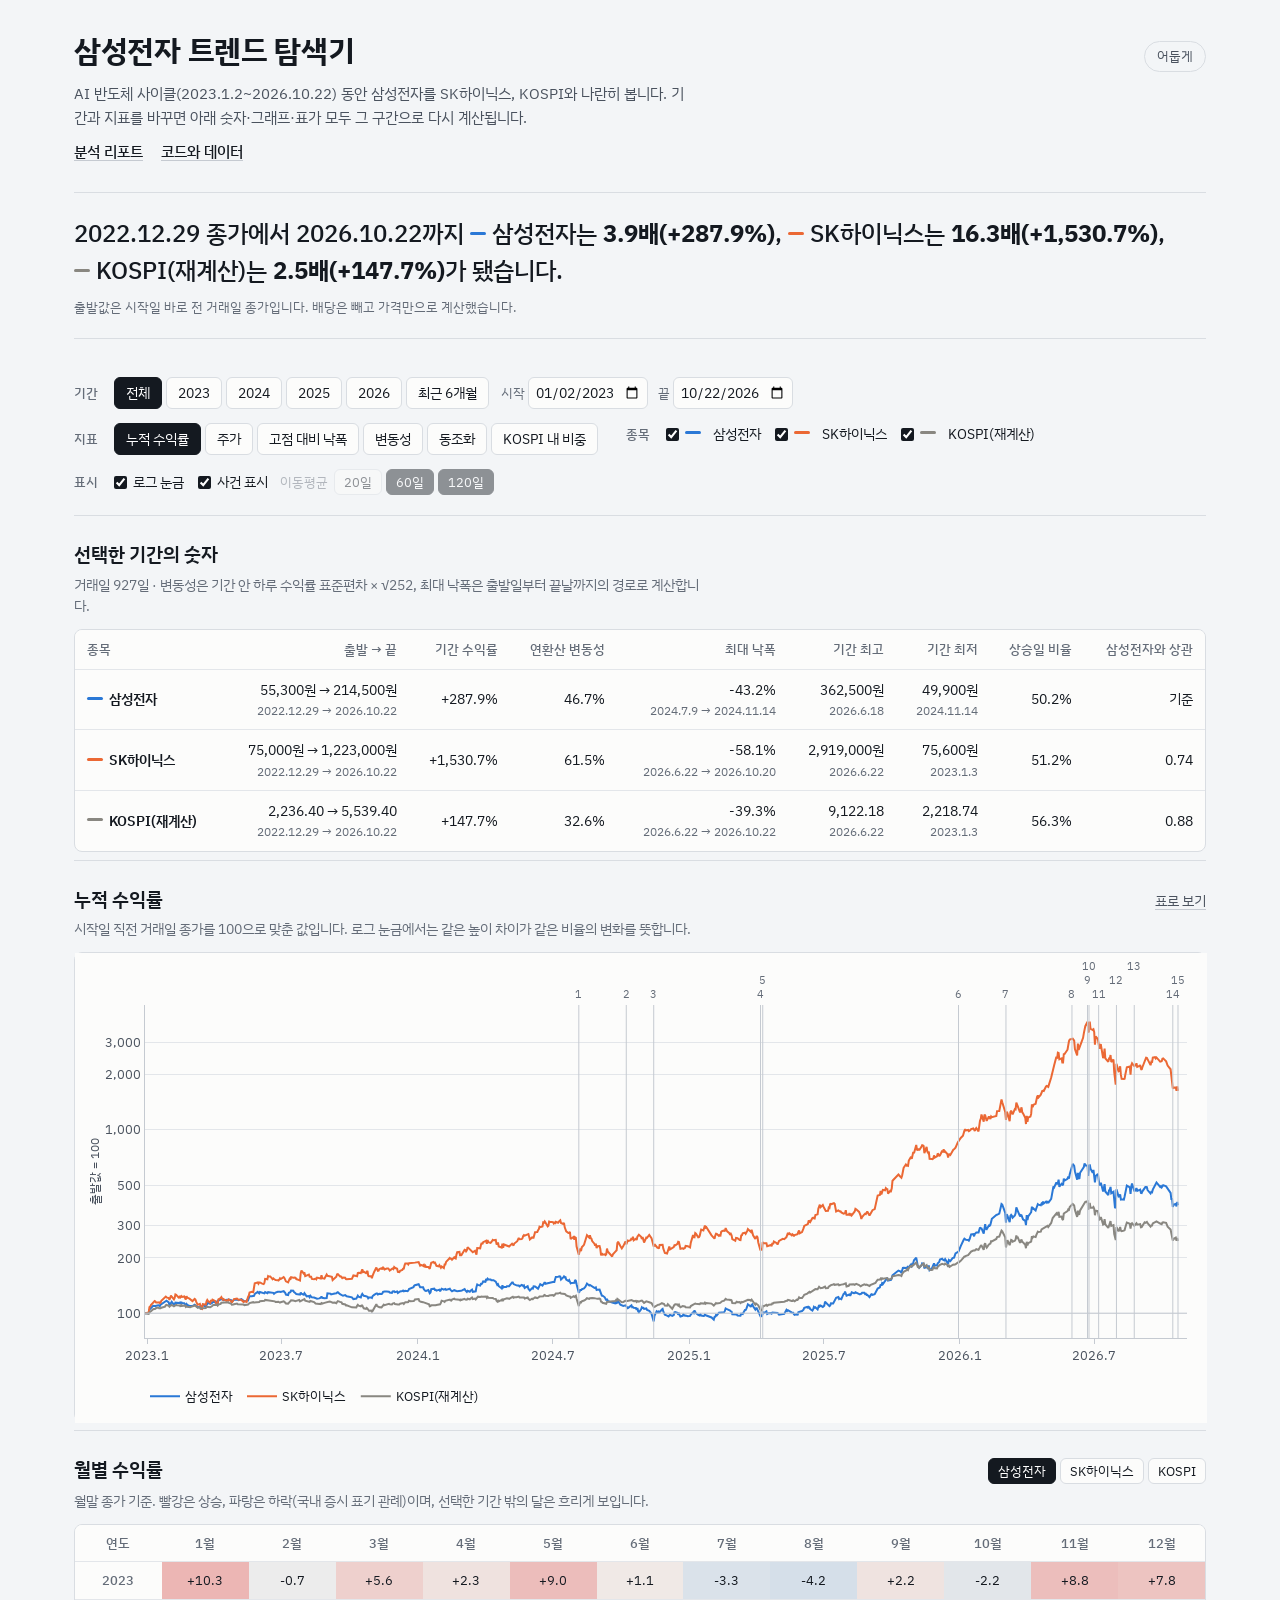
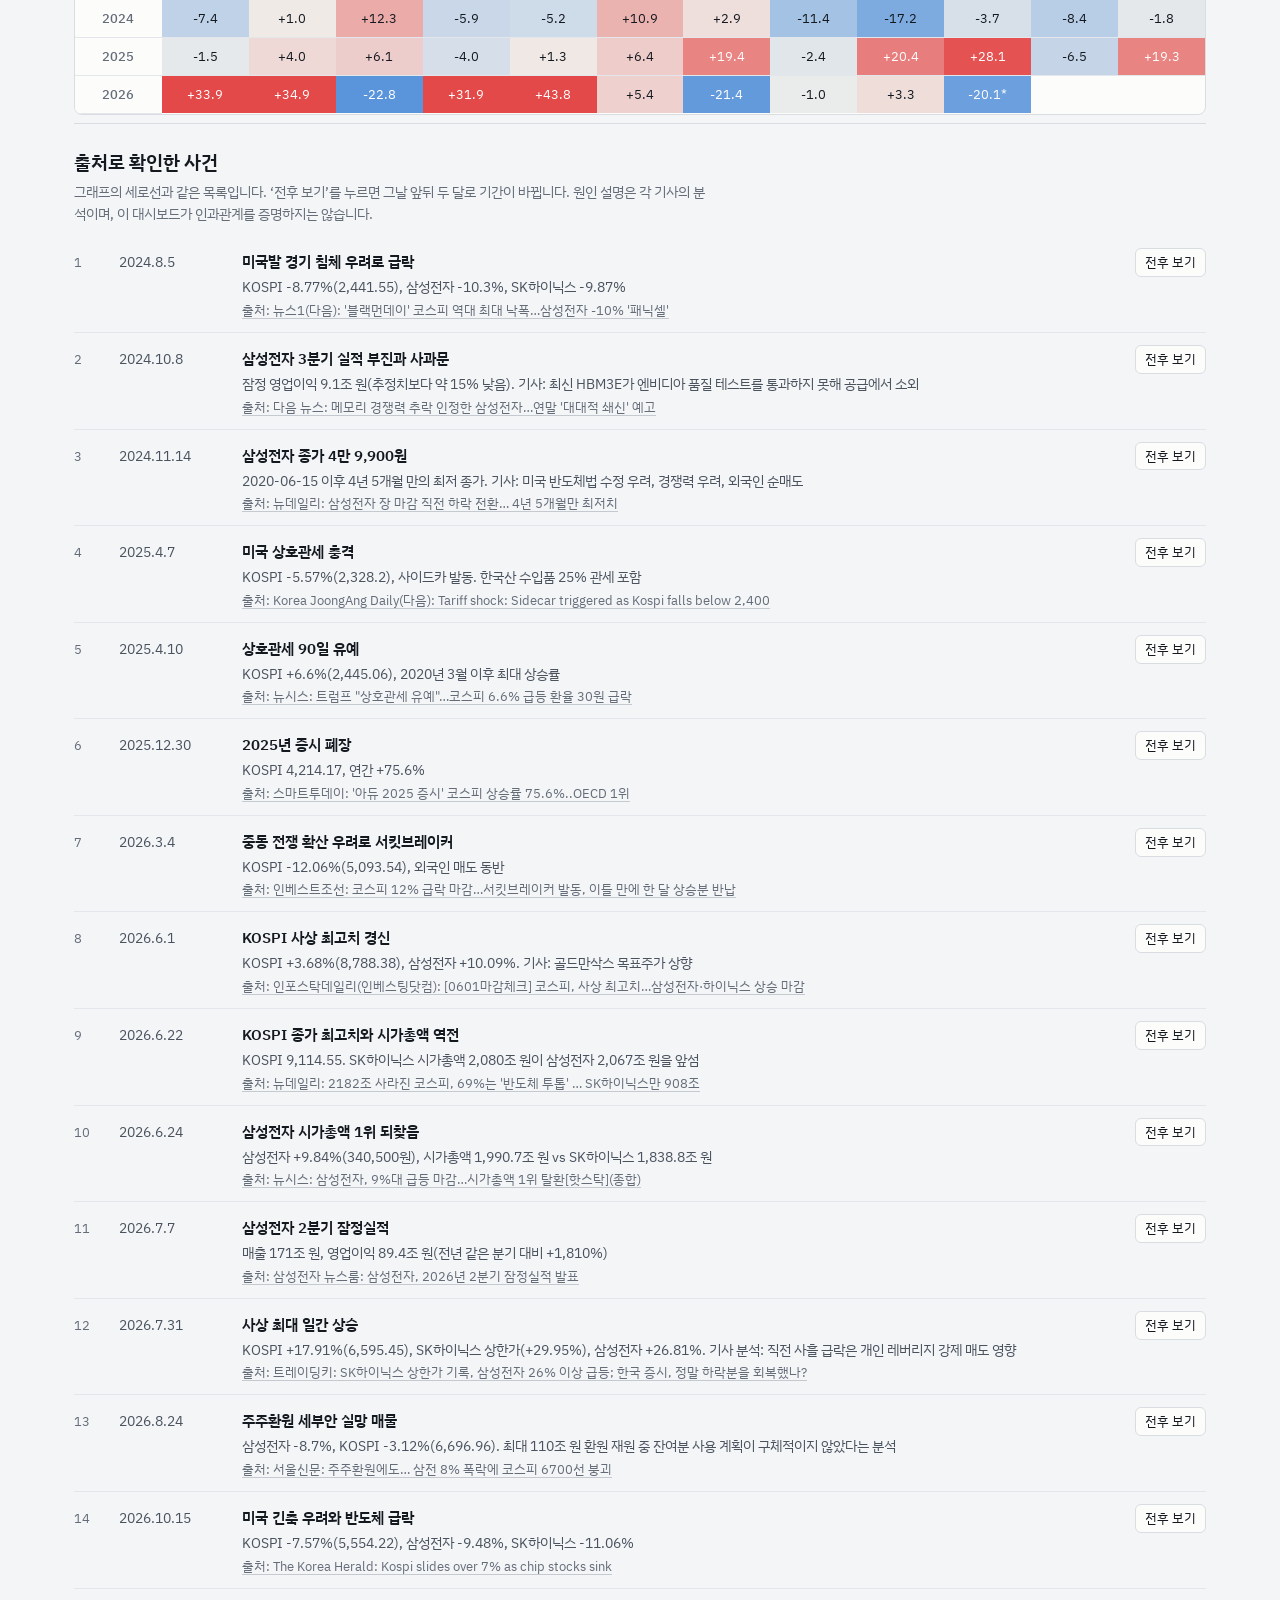
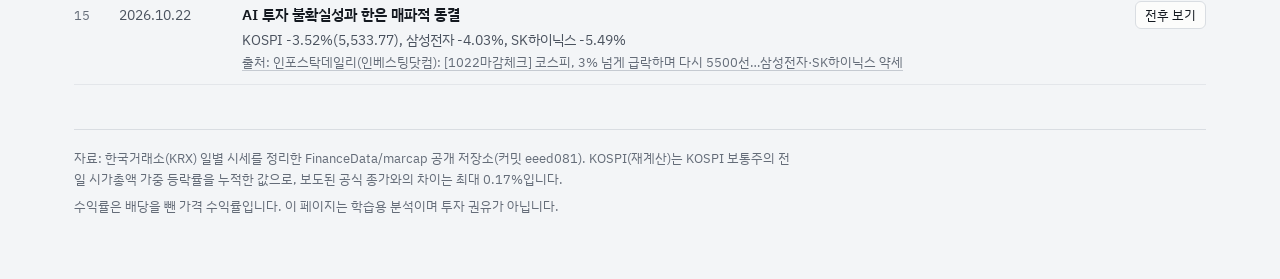
<file: 개인/M1-1/index.html>
<!doctype html>
<html lang="ko">
<head>
<meta charset="utf-8">
<meta name="viewport" content="width=device-width, initial-scale=1">
<title>삼성전자 트렌드 탐색기로 이동</title>
<!-- GitHub Pages를 저장소 루트로 배포해도 첫 주소에서 대시보드(docs/)가 열리도록 넘겨 주는 연결 페이지 -->
<meta http-equiv="refresh" content="0; url=docs/">
<link rel="canonical" href="docs/">
<script>location.replace("docs/" + location.search + location.hash);</script>
<style>
  :root { color-scheme: light dark; }
  body { margin: 2rem 1rem; font-family: system-ui, -apple-system, "Malgun Gothic", sans-serif; background: #fcfcfa; color: #1f1f1d; }
  a { color: #2a78d6; }
  @media (prefers-color-scheme: dark) { body { background: #161615; color: #ececea; } a { color: #6ea6ec; } }
</style>
</head>
<body>
<p>대시보드로 이동하는 중입니다. 자동으로 넘어가지 않으면 <a href="docs/">삼성전자 트렌드 탐색기</a>를 여세요.</p>
</body>
</html>
</file>
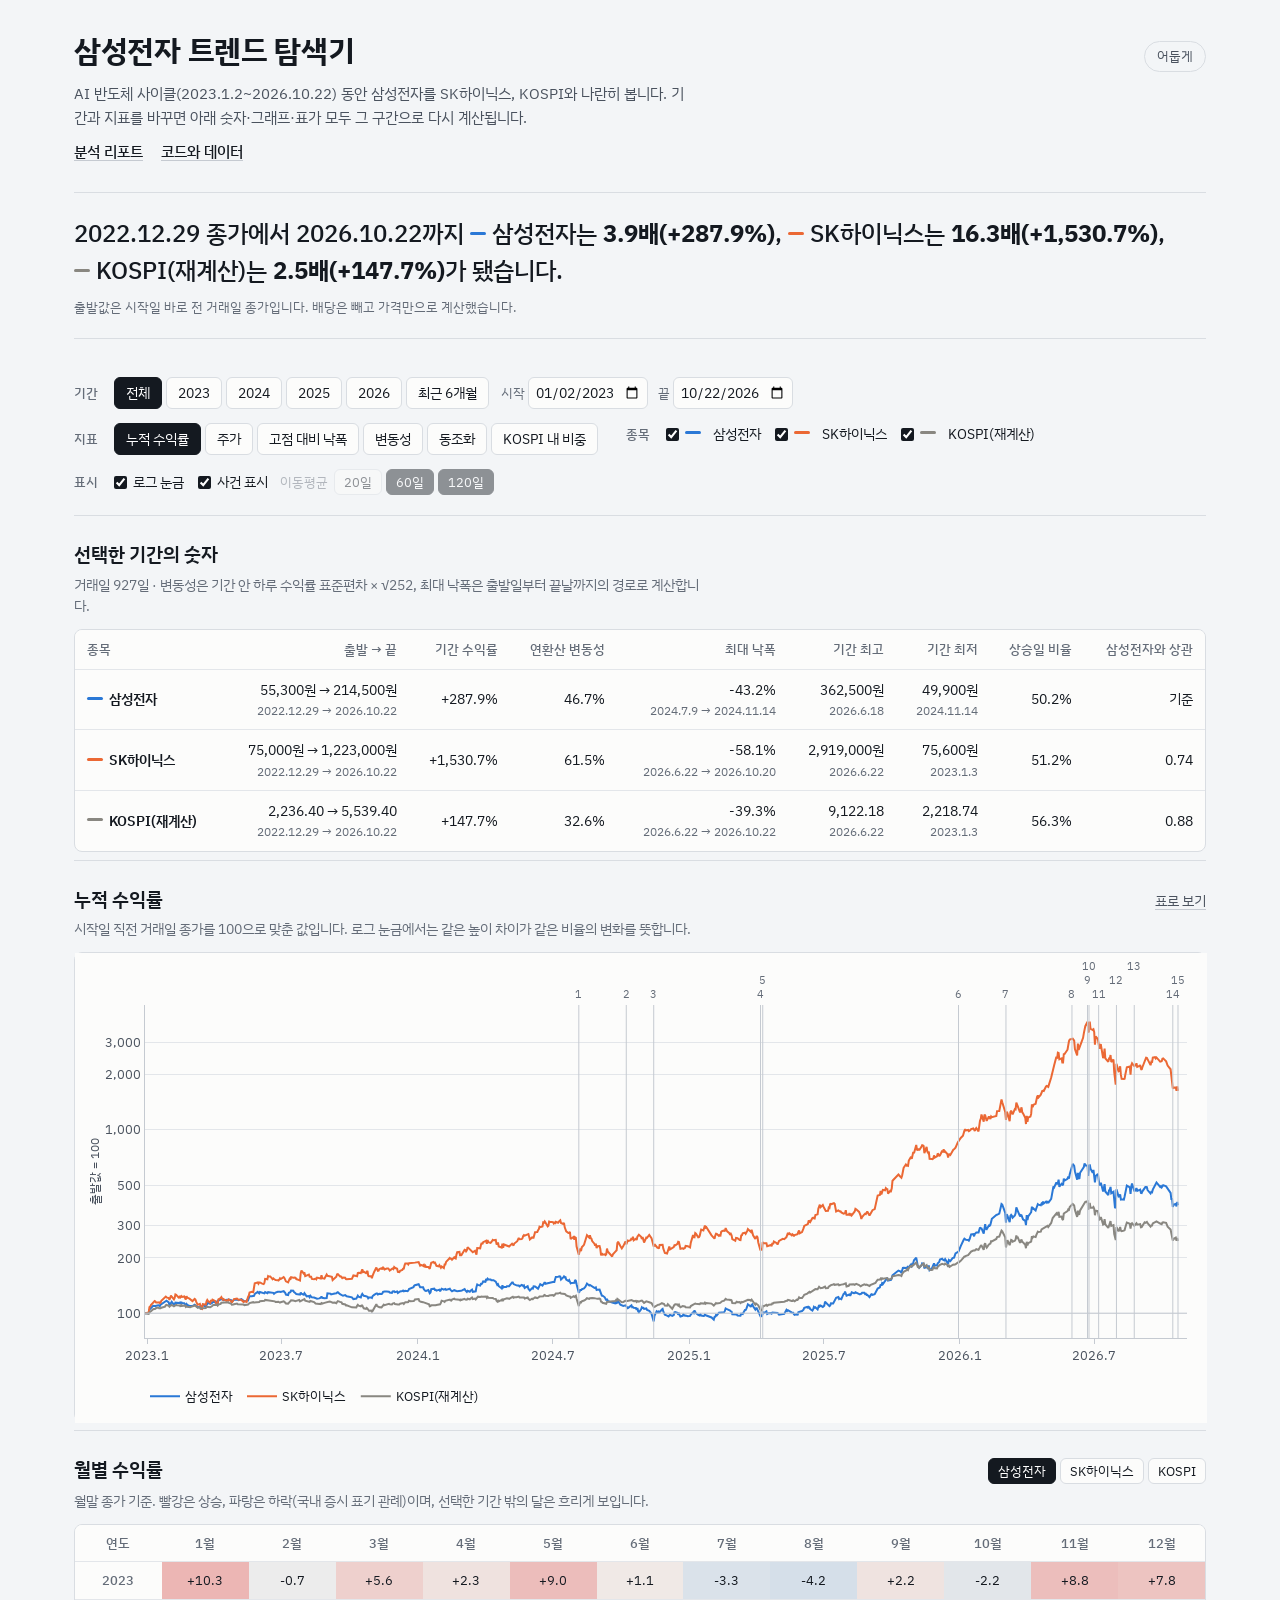
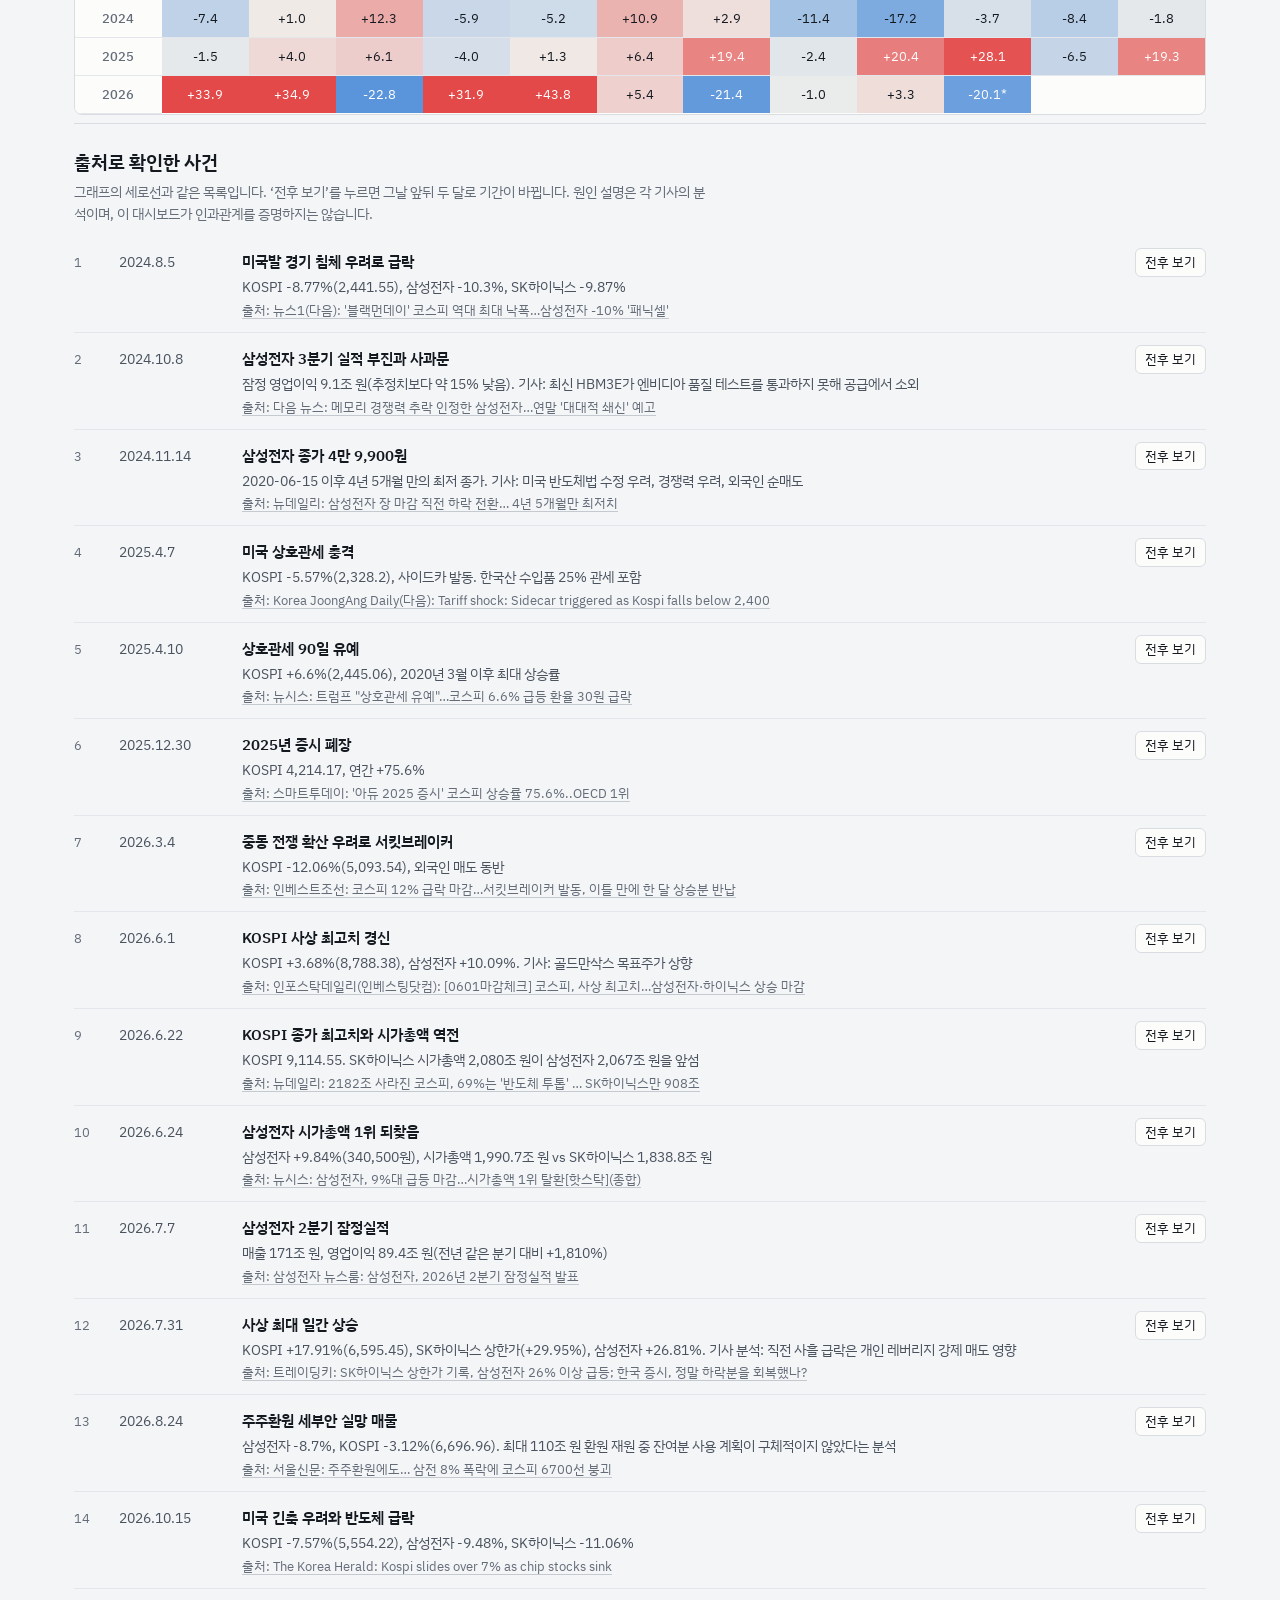
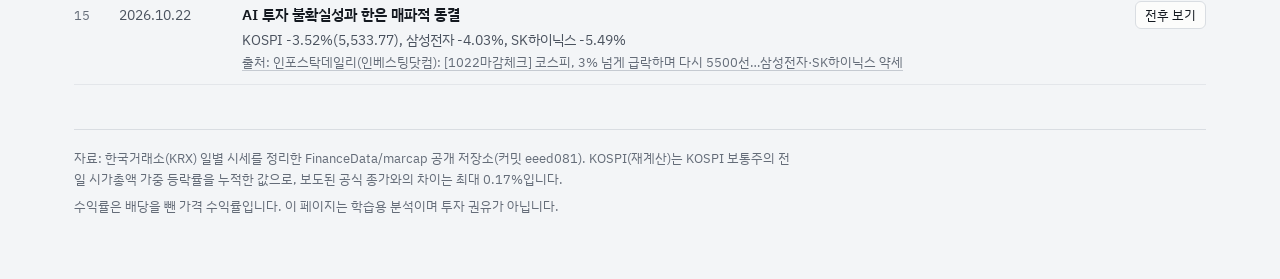
<file: 개인/M1-1/docs/index.html>
<!doctype html>
<html lang="ko">
<head>
  <meta charset="utf-8">
  <meta name="viewport" content="width=device-width, initial-scale=1">
  <title>삼성전자 트렌드 탐색기</title>
  <meta name="description" content="2023~2026년 삼성전자·SK하이닉스·KOSPI 일별 시세를 기간과 지표를 바꿔 가며 살펴보는 대시보드">
  <link rel="preconnect" href="https://fonts.googleapis.com">
  <link rel="preconnect" href="https://fonts.gstatic.com" crossorigin>
  <link rel="stylesheet" href="https://fonts.googleapis.com/css2?family=IBM+Plex+Sans+KR:wght@400;500;600;700&display=swap">
  <link rel="stylesheet" href="styles.css">
</head>
<body>
  <a class="skip" href="#main-chart">그래프로 건너뛰기</a>
  <div class="page">
    <header class="masthead">
      <div class="masthead-row">
        <h1>삼성전자 트렌드 탐색기</h1>
        <button type="button" class="theme-toggle" id="theme-toggle" aria-label="화면 밝기 전환">어둡게</button>
      </div>
      <p class="lede">AI 반도체 사이클(2023.1.2~2026.10.22) 동안 삼성전자를 SK하이닉스, KOSPI와 나란히 봅니다.
        기간과 지표를 바꾸면 아래 숫자·그래프·표가 모두 그 구간으로 다시 계산됩니다.</p>
      <p class="links">
        <a href="https://github.com/Sungtae10/codyssey-semiconductor-trend-analysis-M1-1/blob/main/REPORT.md">분석 리포트</a>
        <a href="https://github.com/Sungtae10/codyssey-semiconductor-trend-analysis-M1-1">코드와 데이터</a>
      </p>
    </header>

    <section class="readout" aria-live="polite">
      <p id="readout-text">불러오는 중</p>
      <p class="readout-note" id="readout-note"></p>
    </section>

    <form class="filters" id="filters" aria-label="보기 설정">
      <fieldset class="filter-group">
        <legend>기간</legend>
        <div class="seg" role="group" aria-label="기간 빠른 선택" id="period-presets">
          <button type="button" data-preset="all" aria-pressed="true">전체</button>
          <button type="button" data-preset="2023" aria-pressed="false">2023</button>
          <button type="button" data-preset="2024" aria-pressed="false">2024</button>
          <button type="button" data-preset="2025" aria-pressed="false">2025</button>
          <button type="button" data-preset="2026" aria-pressed="false">2026</button>
          <button type="button" data-preset="6m" aria-pressed="false">최근 6개월</button>
        </div>
        <div class="dates">
          <label>시작 <input type="date" id="start-date"></label>
          <label>끝 <input type="date" id="end-date"></label>
        </div>
      </fieldset>

      <fieldset class="filter-group">
        <legend>지표</legend>
        <div class="seg" role="group" aria-label="지표 선택" id="metric-buttons">
          <button type="button" data-metric="cum" aria-pressed="true">누적 수익률</button>
          <button type="button" data-metric="price" aria-pressed="false">주가</button>
          <button type="button" data-metric="dd" aria-pressed="false">고점 대비 낙폭</button>
          <button type="button" data-metric="vol" aria-pressed="false">변동성</button>
          <button type="button" data-metric="corr" aria-pressed="false">동조화</button>
          <button type="button" data-metric="share" aria-pressed="false">KOSPI 내 비중</button>
        </div>
      </fieldset>

      <fieldset class="filter-group">
        <legend>종목</legend>
        <div class="checks" id="series-checks">
          <label><input type="checkbox" value="SEC" checked><span class="key key-sec" aria-hidden="true"></span>삼성전자</label>
          <label><input type="checkbox" value="SKH" checked><span class="key key-skh" aria-hidden="true"></span>SK하이닉스</label>
          <label><input type="checkbox" value="KOSPI" checked><span class="key key-kospi" aria-hidden="true"></span>KOSPI(재계산)</label>
        </div>
      </fieldset>

      <fieldset class="filter-group options">
        <legend>표시</legend>
        <div class="checks">
          <label><input type="checkbox" id="opt-log" checked>로그 눈금</label>
          <label><input type="checkbox" id="opt-events" checked>사건 표시</label>
        </div>
        <div class="seg seg-small" role="group" aria-label="이동평균선" id="ma-buttons">
          <span class="seg-label">이동평균</span>
          <button type="button" data-ma="20" aria-pressed="false">20일</button>
          <button type="button" data-ma="60" aria-pressed="true">60일</button>
          <button type="button" data-ma="120" aria-pressed="true">120일</button>
        </div>
      </fieldset>
    </form>

    <main>
      <section class="block" aria-labelledby="kpi-title">
        <h2 id="kpi-title">선택한 기간의 숫자</h2>
        <p class="block-note" id="kpi-note"></p>
        <div class="table-wrap">
          <table class="kpi" id="kpi-table">
            <thead>
              <tr>
                <th scope="col">종목</th>
                <th scope="col">출발 → 끝</th>
                <th scope="col">기간 수익률</th>
                <th scope="col">연환산 변동성</th>
                <th scope="col">최대 낙폭</th>
                <th scope="col">기간 최고</th>
                <th scope="col">기간 최저</th>
                <th scope="col">상승일 비율</th>
                <th scope="col">삼성전자와 상관</th>
              </tr>
            </thead>
            <tbody></tbody>
          </table>
        </div>
      </section>

      <section class="block" aria-labelledby="chart-title">
        <div class="block-head">
          <h2 id="chart-title">누적 수익률</h2>
          <button type="button" class="link-button" id="table-toggle" aria-expanded="false" aria-controls="chart-table-wrap">표로 보기</button>
        </div>
        <p class="block-note" id="chart-note"></p>
        <div id="main-chart" class="chart" role="img" aria-label="선택한 지표의 일별 그래프"></div>
        <div class="table-wrap tall" id="chart-table-wrap" hidden>
          <table class="data" id="chart-table"></table>
        </div>
      </section>

      <section class="block" aria-labelledby="monthly-title">
        <div class="block-head">
          <h2 id="monthly-title">월별 수익률</h2>
          <div class="seg seg-small" role="group" aria-label="월별 수익률 종목" id="monthly-series">
            <button type="button" data-series="SEC" aria-pressed="true">삼성전자</button>
            <button type="button" data-series="SKH" aria-pressed="false">SK하이닉스</button>
            <button type="button" data-series="KOSPI" aria-pressed="false">KOSPI</button>
          </div>
        </div>
        <p class="block-note">월말 종가 기준. 빨강은 상승, 파랑은 하락(국내 증시 표기 관례)이며, 선택한 기간 밖의 달은 흐리게 보입니다.</p>
        <div class="table-wrap">
          <table class="monthly" id="monthly-table"></table>
        </div>
      </section>

      <section class="block" aria-labelledby="events-title">
        <h2 id="events-title">출처로 확인한 사건</h2>
        <p class="block-note">그래프의 세로선과 같은 목록입니다. ‘전후 보기’를 누르면 그날 앞뒤 두 달로 기간이 바뀝니다.
          원인 설명은 각 기사의 분석이며, 이 대시보드가 인과관계를 증명하지는 않습니다.</p>
        <ol class="events" id="event-list"></ol>
      </section>
    </main>

    <footer class="footer">
      <p>자료: 한국거래소(KRX) 일별 시세를 정리한 FinanceData/marcap 공개 저장소(커밋 <span id="data-ref"></span>).
        KOSPI(재계산)는 KOSPI 보통주의 전일 시가총액 가중 등락률을 누적한 값으로, 보도된 공식 종가와의 차이는 최대 <span id="kospi-err"></span>%입니다.</p>
      <p>수익률은 배당을 뺀 가격 수익률입니다. 이 페이지는 학습용 분석이며 투자 권유가 아닙니다.</p>
    </footer>
  </div>

  <script src="vendor/plotly-basic-2.35.2.min.js"></script>
  <script src="data/dashboard-data.js"></script>
  <script src="app.js"></script>
</body>
</html>
</file>
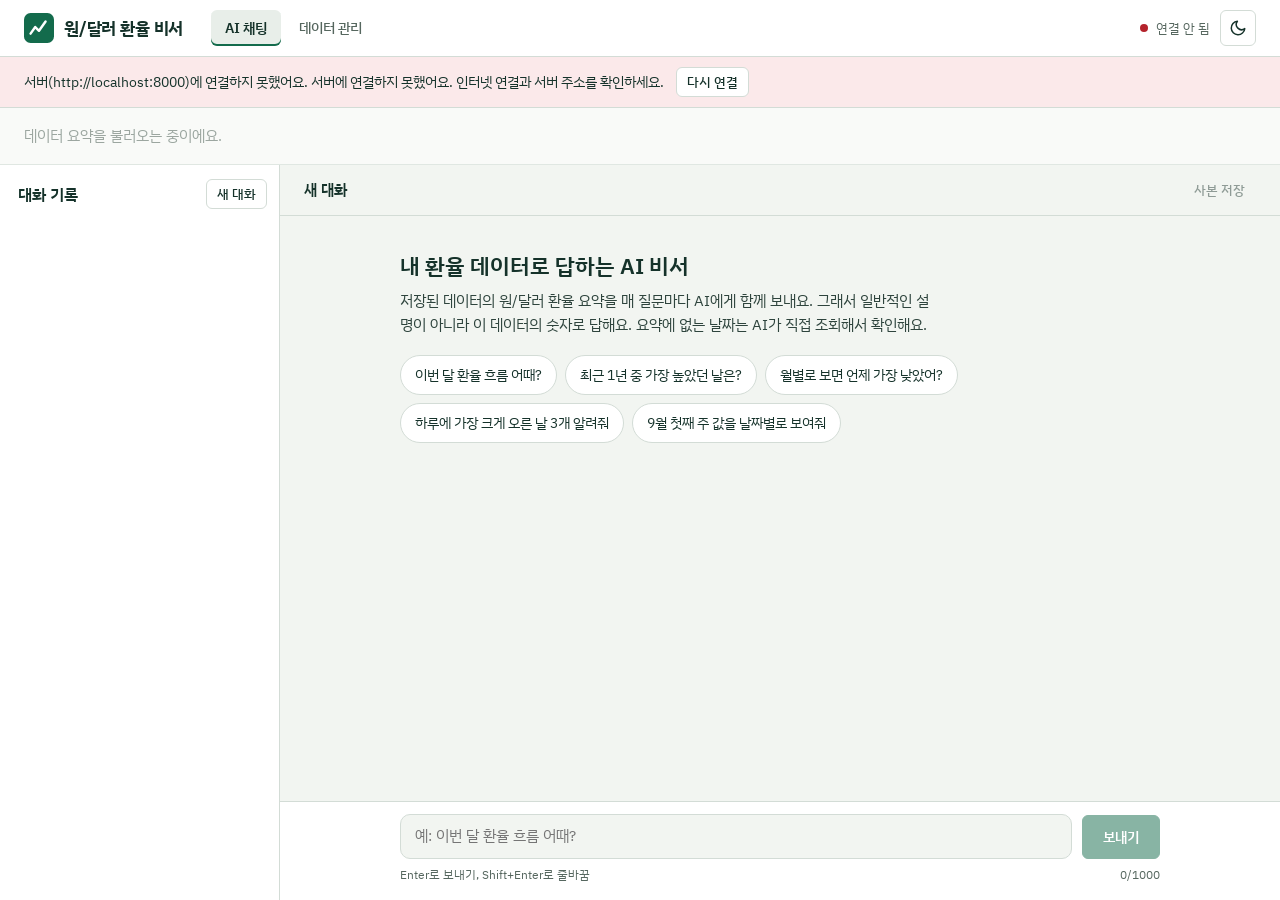
<file: 개인/M1-2/frontend/public/index.html>
<!doctype html>
<html lang="ko">
<head>
  <meta charset="utf-8">
  <meta name="viewport" content="width=device-width, initial-scale=1">
  <title>원/달러 환율 비서</title>
  <meta name="description" content="내 환율 데이터를 아는 AI 비서. 저장한 원/달러 환율 요약을 GPT에 넣어 맞춤형으로 답합니다.">
  <link rel="icon" href="data:image/svg+xml,%3Csvg xmlns='http://www.w3.org/2000/svg' viewBox='0 0 32 32'%3E%3Crect width='32' height='32' rx='7' fill='%23136b4c'/%3E%3Cpath d='M7 22l5-7 4 4 7-10' fill='none' stroke='%23fff' stroke-width='2.6' stroke-linecap='round' stroke-linejoin='round'/%3E%3C/svg%3E">
  <link rel="preconnect" href="https://fonts.googleapis.com">
  <link rel="preconnect" href="https://fonts.gstatic.com" crossorigin>
  <link rel="stylesheet" href="https://fonts.googleapis.com/css2?family=IBM+Plex+Sans+KR:wght@400;500;600;700&display=swap">
  <link rel="stylesheet" href="styles.css">
  <script>
    (function () {
      try {
        var saved = localStorage.getItem("theme");
        if (saved === "light" || saved === "dark") document.documentElement.setAttribute("data-theme", saved);
      } catch (e) { /* 저장소를 쓸 수 없어도 화면은 그대로 동작 */ }
    })();
  </script>
  <script src="config.js"></script>
  <script type="module" src="app.js"></script>
</head>
<body class="lock">
  <a class="skip" href="#main">본문으로 건너뛰기</a>

  <header class="topbar">
    <div class="brand">
      <svg class="brand-mark" viewBox="0 0 32 32" aria-hidden="true">
        <rect width="32" height="32" rx="7" fill="var(--brand)"/>
        <path d="M7 22l5-7 4 4 7-10" fill="none" stroke="var(--brand-ink)" stroke-width="2.6" stroke-linecap="round" stroke-linejoin="round"/>
      </svg>
      <h1 class="brand-name">원/달러 환율 비서</h1>
    </div>
    <nav class="tabs" role="tablist" aria-label="화면 선택">
      <button class="tab" role="tab" id="tab-chat" aria-controls="view-chat" aria-selected="true">AI 채팅</button>
      <button class="tab" role="tab" id="tab-data" aria-controls="view-data" aria-selected="false" tabindex="-1">데이터 관리</button>
    </nav>
    <div class="top-actions">
      <span id="server-status" class="status" data-state="waking" role="status"><span class="status-text">서버 확인 중</span></span>
      <button id="theme-toggle" class="icon-btn" type="button" aria-label="다크 모드로 바꾸기">
        <svg viewBox="0 0 24 24" fill="none" stroke="currentColor" stroke-width="2" stroke-linecap="round" stroke-linejoin="round" aria-hidden="true">
          <path class="icon-moon" d="M21 12.8A9 9 0 1 1 11.2 3a7 7 0 0 0 9.8 9.8z"/>
        </svg>
      </button>
    </div>
  </header>

  <div id="banner" class="banner" role="status" hidden>
    <span id="banner-text"></span>
    <button id="banner-retry" class="btn btn-small" type="button" hidden>다시 연결</button>
  </div>

  <section id="board" class="board is-loading" aria-label="데이터 요약" aria-busy="true">
    <p class="board-empty">데이터 요약을 불러오는 중이에요.</p>
  </section>

  <main id="main">
    <!-- AI 채팅 -->
    <section id="view-chat" class="view view-chat" role="tabpanel" aria-labelledby="tab-chat">
      <aside id="history" class="history" aria-label="대화 기록">
        <div class="history-head">
          <h2>대화 기록</h2>
          <button id="new-chat" class="btn btn-small" type="button">새 대화</button>
        </div>
        <ul id="conv-list" class="conv-list"></ul>
        <p id="conv-empty" class="empty" hidden>아직 저장된 대화가 없어요. 질문하면 자동으로 저장돼요.</p>
      </aside>
      <div id="backdrop" class="backdrop"></div>

      <div class="chat">
        <div class="chat-head">
          <button id="history-toggle" class="btn btn-quiet btn-small only-mobile" type="button" aria-controls="history" aria-expanded="false">대화 기록</button>
          <h2 id="chat-title" class="chat-title">새 대화</h2>
          <button id="save-copy" class="btn btn-quiet btn-small" type="button" disabled>사본 저장</button>
        </div>
        <div id="messages" class="messages" aria-live="polite"></div>
        <form id="composer" class="composer" autocomplete="off">
          <div class="composer-row">
            <label for="prompt" class="sr-only">질문 입력</label>
            <textarea id="prompt" rows="1" maxlength="1000" placeholder="예: 이번 달 환율 흐름 어때?"></textarea>
            <button id="send" class="btn btn-primary" type="submit">보내기</button>
          </div>
          <p class="composer-hint"><span>Enter로 보내기, Shift+Enter로 줄바꿈</span><span id="char-count" class="num">0/1000</span></p>
        </form>
      </div>
    </section>

    <!-- 데이터 관리 -->
    <section id="view-data" class="view view-data" role="tabpanel" aria-labelledby="tab-data" hidden>
      <div class="data-main">
        <section class="panel" aria-labelledby="chart-title">
          <div class="panel-head">
            <h2 id="chart-title">환율 흐름</h2>
            <div class="seg" role="group" aria-label="그래프 기간">
              <button type="button" data-range="1" aria-pressed="false">1개월</button>
              <button type="button" data-range="3" aria-pressed="false">3개월</button>
              <button type="button" data-range="6" aria-pressed="false">6개월</button>
              <button type="button" data-range="all" aria-pressed="true">전체</button>
            </div>
            <label class="check"><input type="checkbox" id="ma-toggle" checked> 20일 이동평균</label>
          </div>
          <div class="legend" id="chart-legend">
            <span><i class="key-1"></i>환율 (원)</span>
            <span id="legend-ma"><i class="key-2"></i>20일 이동평균</span>
          </div>
          <div id="chart" class="chart"></div>
        </section>

        <section class="panel" aria-labelledby="table-title">
          <div class="panel-head">
            <h2 id="table-title">데이터 목록 <span id="data-count" class="num"></span></h2>
            <div class="table-tools">
              <label for="data-filter" class="sr-only">날짜나 메모로 찾기</label>
              <input type="search" id="data-filter" placeholder="예: 2026-10 또는 메모">
              <button class="btn btn-small" type="button" data-export="csv">CSV 내려받기</button>
              <button class="btn btn-small" type="button" data-export="json">JSON 내려받기</button>
            </div>
          </div>
          <div class="table-wrap">
            <table class="data-table">
              <caption class="sr-only">날짜별 환율 데이터. 최신 날짜가 위에 있어요.</caption>
              <thead>
                <tr><th scope="col">날짜</th><th scope="col" class="c-num">값 (원)</th><th scope="col" class="c-num">전일 대비</th><th scope="col">메모</th><th scope="col" class="c-act"><span class="sr-only">관리</span></th></tr>
              </thead>
              <tbody id="data-body"></tbody>
            </table>
          </div>
        </section>
      </div>

      <div class="data-side">
        <section class="panel" aria-labelledby="add-title">
          <h2 id="add-title">데이터 추가</h2>
          <p class="panel-note" style="margin-top:4px">하루에 값은 하나만 저장돼요. 같은 날짜가 있으면 목록에서 수정하세요.</p>
          <form id="add-form" class="form-grid" novalidate>
            <div class="field-row">
              <div class="field">
                <label for="add-date">날짜</label>
                <input id="add-date" name="date" type="date" required>
              </div>
              <div class="field">
                <label for="add-value">값 (원)</label>
                <input id="add-value" name="value" type="number" step="0.01" min="0.01" inputmode="decimal" placeholder="1334.03" required>
              </div>
            </div>
            <div class="field">
              <label for="add-memo">메모 (선택, 200자까지)</label>
              <input id="add-memo" name="memo" type="text" maxlength="200" placeholder="예: 서울 외환시장 종가">
            </div>
            <p id="add-error" class="form-error" role="alert"></p>
            <button class="btn btn-primary" type="submit">추가하기</button>
          </form>
        </section>

        <section class="panel" aria-labelledby="stats-title">
          <h2 id="stats-title">확장 통계</h2>
          <p class="panel-note" style="margin-top:4px">저장된 전체 데이터 기준이에요.</p>
          <div id="stats-body"><p class="empty" style="padding:0">통계를 불러오는 중이에요.</p></div>
        </section>
      </div>
    </section>
  </main>

  <dialog id="copy-dialog" aria-labelledby="copy-title">
    <form method="dialog" id="copy-form">
      <h2 id="copy-title">대화 사본 저장</h2>
      <div class="field">
        <label for="copy-name">제목</label>
        <input id="copy-name" type="text" maxlength="100" required>
      </div>
      <div class="dialog-actions">
        <button class="btn" type="button" id="copy-cancel">취소</button>
        <button class="btn btn-primary" type="submit" value="save">저장하기</button>
      </div>
    </form>
  </dialog>

  <div id="toast" class="toast" role="status" aria-live="polite"></div>
</body>
</html>
</file>
<file: 개인/M1-1/docs/styles.css>
/* 삼성전자 트렌드 탐색기
   색: 데이터 색(삼성전자 파랑, SK하이닉스 주황, KOSPI 회색)은 검증한 팔레트를 그대로 쓰고,
   화면 바탕은 실리콘 웨이퍼처럼 차가운 은회색으로 잡았다. 강조는 '읽어 주는 문장' 한 곳에만 둔다. */
:root {
  color-scheme: light;
  --page: #f3f5f7;
  --surface: #fcfcfb;
  --ink: #141920;
  --ink-2: #4a525e;
  --muted: #646c78;
  --grid: #e3e6ea;
  --axis: #c5cad1;
  --line: #d9dde2;
  --sec: #2a78d6;
  --skh: #eb6834;
  --kospi: #898781;
  --up: #e34948;
  --down: #2a78d6;
  --neutral: #f0efec;
  --chip: #141920;
  --chip-ink: #ffffff;
  --focus: #2a78d6;
  --ma20: #8a919b;
  --ma60: #545c68;
  --ma120: #141920;
  --font: "IBM Plex Sans KR", "Apple SD Gothic Neo", "Malgun Gothic", system-ui, sans-serif;
}
@media (prefers-color-scheme: dark) {
  :root:where(:not([data-theme="light"])) {
    color-scheme: dark;
    --page: #0f1216;
    --surface: #161a1f;
    --ink: #edf0f3;
    --ink-2: #b7bec7;
    --muted: #949ba5;
    --grid: #262c33;
    --axis: #3a414a;
    --line: #2b3139;
    --sec: #3987e5;
    --skh: #d95926;
    --kospi: #898781;
    --up: #e66767;
    --down: #3987e5;
    --neutral: #383835;
    --chip: #edf0f3;
    --chip-ink: #0f1216;
    --focus: #6da7ec;
    --ma20: #6f7781;
    --ma60: #a7aeb8;
    --ma120: #edf0f3;
  }
}
:root[data-theme="dark"] {
  color-scheme: dark;
  --page: #0f1216;
  --surface: #161a1f;
  --ink: #edf0f3;
  --ink-2: #b7bec7;
  --muted: #949ba5;
  --grid: #262c33;
  --axis: #3a414a;
  --line: #2b3139;
  --sec: #3987e5;
  --skh: #d95926;
  --kospi: #898781;
  --up: #e66767;
  --down: #3987e5;
  --neutral: #383835;
  --chip: #edf0f3;
  --chip-ink: #0f1216;
  --focus: #6da7ec;
  --ma20: #6f7781;
  --ma60: #a7aeb8;
  --ma120: #edf0f3;
}

* { box-sizing: border-box; }
html { -webkit-text-size-adjust: 100%; }
body {
  margin: 0;
  background: var(--page);
  color: var(--ink);
  font-family: var(--font);
  font-size: 15px;
  line-height: 1.6;
}
a { color: inherit; text-decoration-color: var(--axis); text-underline-offset: 3px; }
a:hover { text-decoration-color: currentColor; }
:focus-visible { outline: 2px solid var(--focus); outline-offset: 2px; border-radius: 4px; }

.skip { position: absolute; left: -999px; top: 8px; background: var(--surface); padding: 6px 10px; }
.skip:focus { left: 16px; z-index: 10; }

.page { max-width: 1180px; margin: 0 auto; padding: 32px 24px 56px; }

/* 머리말 */
.masthead-row { display: flex; align-items: baseline; justify-content: space-between; gap: 16px; }
h1 { font-size: 30px; line-height: 1.25; font-weight: 700; letter-spacing: -0.01em; margin: 0; }
.lede { margin: 10px 0 0; max-width: 68ch; color: var(--ink-2); }
.links { display: flex; gap: 18px; margin: 10px 0 0; font-weight: 500; }
.theme-toggle {
  font: inherit; font-size: 13px; color: var(--ink-2); background: transparent;
  border: 1px solid var(--line); border-radius: 999px; padding: 4px 12px; cursor: pointer;
}

/* 읽어 주는 문장: 이 페이지에서 가장 큰 글자 */
.readout { margin: 28px 0 22px; padding: 22px 0 20px; border-top: 1px solid var(--line); border-bottom: 1px solid var(--line); }
.readout p { margin: 0; }
#readout-text { font-size: 24px; line-height: 1.55; font-weight: 500; max-width: 46em; word-break: keep-all; }
#readout-text b { font-weight: 700; }
#readout-text .who { white-space: nowrap; }
.readout-note { margin-top: 8px !important; color: var(--muted); font-size: 13px; }
.key { display: inline-block; width: 16px; height: 3px; border-radius: 2px; vertical-align: middle; margin-right: 6px; transform: translateY(-2px); }
.key-sec { background: var(--sec); }
.key-skh { background: var(--skh); }
.key-kospi { background: var(--kospi); }
.key-ex2 { background: var(--kospi); }

/* 보기 설정: 그래프들 위 한 줄(좁은 화면에서는 줄바꿈) */
.filters {
  display: flex; flex-wrap: wrap; gap: 14px 28px; align-items: flex-start;
  padding: 16px 0 20px; position: sticky; top: 0; z-index: 5; background: var(--page);
}
.filter-group { border: 0; margin: 0; padding: 0; min-width: 0; display: flex; flex-wrap: wrap; align-items: center; gap: 8px 12px; }
.filter-group legend { float: left; font-size: 13px; color: var(--muted); font-weight: 500; margin-right: 4px; padding: 0; }
.seg { display: inline-flex; flex-wrap: wrap; gap: 4px; }
.seg button {
  font: inherit; font-size: 14px; color: var(--ink); background: var(--surface);
  border: 1px solid var(--line); border-radius: 6px; padding: 5px 11px; cursor: pointer; line-height: 1.4;
}
.seg button:hover { border-color: var(--axis); }
.seg button[aria-pressed="true"] { background: var(--chip); color: var(--chip-ink); border-color: var(--chip); }
.seg-small button { font-size: 13px; padding: 3px 9px; }
.seg-label { font-size: 13px; color: var(--muted); align-self: center; margin-right: 2px; }
.dates { display: inline-flex; gap: 10px; font-size: 13px; color: var(--muted); }
.dates input {
  font: inherit; font-size: 14px; color: var(--ink); background: var(--surface);
  border: 1px solid var(--line); border-radius: 6px; padding: 3px 6px;
}
.checks { display: inline-flex; flex-wrap: wrap; gap: 6px 14px; font-size: 14px; }
.checks label { display: inline-flex; align-items: center; gap: 6px; cursor: pointer; }
.checks input { accent-color: var(--chip); margin: 0; }
.is-disabled { opacity: 0.45; }

/* 본문 블록: 카드 대신 위 경계선으로 구획 */
.block { padding: 26px 0 8px; border-top: 1px solid var(--line); }
.block-head { display: flex; flex-wrap: wrap; align-items: baseline; justify-content: space-between; gap: 10px; }
h2 { font-size: 19px; line-height: 1.35; font-weight: 600; margin: 0; }
.block-note { margin: 6px 0 12px; color: var(--muted); font-size: 13.5px; max-width: 80ch; }
.link-button { font: inherit; font-size: 14px; background: none; border: 0; padding: 0; color: var(--ink-2); text-decoration: underline; text-decoration-color: var(--axis); text-underline-offset: 3px; cursor: pointer; }

.chart { width: 100%; height: 470px; background: var(--surface); border: 1px solid var(--line); border-radius: 8px; }

/* 표 */
.table-wrap { overflow-x: auto; background: var(--surface); border: 1px solid var(--line); border-radius: 8px; }
.table-wrap.tall { max-height: 420px; overflow-y: auto; margin-top: 12px; }
table { border-collapse: collapse; width: 100%; font-size: 14px; }
th, td { padding: 9px 12px; text-align: right; white-space: nowrap; border-bottom: 1px solid var(--grid); font-variant-numeric: tabular-nums; }
th { font-weight: 500; color: var(--muted); font-size: 13px; background: var(--surface); position: sticky; top: 0; }
th:first-child, td:first-child { text-align: left; }
tbody tr:last-child td { border-bottom: 0; }
td .sub { display: block; color: var(--muted); font-size: 12px; }
.kpi td:first-child { font-weight: 600; }
.pos { color: var(--ink); }
.monthly th, .monthly td { text-align: center; padding: 8px 6px; min-width: 56px; }
.monthly td.cell { font-size: 13px; }
.monthly td.out { opacity: 0.32; }
.monthly td.empty { color: var(--muted); }

/* 사건 목록: 날짜 순서라 번호가 의미를 가진다 */
.events { list-style: none; margin: 0; padding: 0; counter-reset: ev; }
.events li { display: grid; grid-template-columns: 2.2em 7.4em 1fr auto; gap: 4px 12px; padding: 12px 0; border-bottom: 1px solid var(--grid); align-items: baseline; }
.events li::before { counter-increment: ev; content: counter(ev); color: var(--muted); font-size: 13px; font-variant-numeric: tabular-nums; }
.events time { color: var(--ink-2); font-size: 14px; font-variant-numeric: tabular-nums; }
.events .what b { font-weight: 600; }
.events .what p { margin: 2px 0 0; color: var(--ink-2); font-size: 13.5px; }
.events .src { display: block; margin-top: 2px; font-size: 12.5px; color: var(--muted); }
.events button { font: inherit; font-size: 13px; color: var(--ink); background: var(--surface); border: 1px solid var(--line); border-radius: 6px; padding: 3px 9px; cursor: pointer; }

.footer { margin-top: 36px; padding-top: 18px; border-top: 1px solid var(--line); color: var(--muted); font-size: 13px; }
.footer p { margin: 0 0 6px; max-width: 90ch; }

@media (max-width: 720px) {
  .page { padding: 22px 16px 44px; }
  h1 { font-size: 24px; }
  #readout-text { font-size: 19px; }
  .filters { position: static; }
  .chart { height: 380px; }
  .events li { grid-template-columns: 1.6em 1fr; }
  .events li time { grid-column: 2; }
  .events li .what { grid-column: 2; }
  .events li button { grid-column: 2; justify-self: start; }
}
@media (prefers-reduced-motion: reduce) {
  * { scroll-behavior: auto !important; transition: none !important; }
}
</file>
<file: 개인/M1-2/frontend/public/styles.css>
/* 원/달러 환율 비서: 바닐라 CSS
   색 규칙: 한국 시장 관례대로 상승은 빨강, 하락은 파랑.
   그래프 색(--series-1, --series-2)은 색각 이상 검사 스크립트로 확인한 값. */

:root {
  color-scheme: light;
  --bg: #f2f5f1;
  --surface: #ffffff;
  --surface-2: #e8eee9;
  --surface-3: #dde6e0;
  --ink: #15322a;
  --text: #2e443d;
  --muted: #56675f;
  --rule: #d3dcd6;
  --brand: #136b4c;
  --brand-hover: #0e5a3f;
  --brand-ink: #ffffff;
  --rise: #c9303a;
  --fall: #2160b4;
  --rise-wash: #fbe9ea;
  --fall-wash: #e8effa;
  --amber: #c98a1b;
  --focus: #d9961a;
  --danger: #b4232c;
  --series-1: #0b8457;
  --series-2: #6d4fc2;
  --shadow-pop: 0 12px 32px rgba(21, 50, 42, 0.16);
  --radius-s: 6px;
  --radius-m: 10px;
  --radius-l: 16px;
  --font: "IBM Plex Sans KR", "Apple SD Gothic Neo", "Malgun Gothic", "Noto Sans KR", system-ui, sans-serif;
}

@media (prefers-color-scheme: dark) {
  :root:where(:not([data-theme="light"])) {
    color-scheme: dark;
    --bg: #0e1715;
    --surface: #15211d;
    --surface-2: #1d2b26;
    --surface-3: #263731;
    --ink: #e4eee8;
    --text: #c7d5ce;
    --muted: #93a59c;
    --rule: #2a3a34;
    --brand: #5bbe93;
    --brand-hover: #74cda5;
    --brand-ink: #0b1712;
    --rise: #ff7b80;
    --fall: #7eaeff;
    --rise-wash: #3a2124;
    --fall-wash: #1c2a40;
    --amber: #e7b04a;
    --focus: #f0b84c;
    --danger: #ff8a8f;
    --series-1: #2ea06e;
    --series-2: #8f7be6;
    --shadow-pop: 0 12px 32px rgba(0, 0, 0, 0.45);
  }
}

:root[data-theme="dark"] {
  color-scheme: dark;
  --bg: #0e1715;
  --surface: #15211d;
  --surface-2: #1d2b26;
  --surface-3: #263731;
  --ink: #e4eee8;
  --text: #c7d5ce;
  --muted: #93a59c;
  --rule: #2a3a34;
  --brand: #5bbe93;
  --brand-hover: #74cda5;
  --brand-ink: #0b1712;
  --rise: #ff7b80;
  --fall: #7eaeff;
  --rise-wash: #3a2124;
  --fall-wash: #1c2a40;
  --amber: #e7b04a;
  --focus: #f0b84c;
  --danger: #ff8a8f;
  --series-1: #2ea06e;
  --series-2: #8f7be6;
  --shadow-pop: 0 12px 32px rgba(0, 0, 0, 0.45);
}

/* ---------- 기본 ---------- */
*,
*::before,
*::after { box-sizing: border-box; }

html, body { margin: 0; }
body {
  min-height: 100dvh;
  display: flex;
  flex-direction: column;
  background: var(--bg);
  color: var(--text);
  font-family: var(--font);
  font-size: 15px;
  line-height: 1.6;
  -webkit-font-smoothing: antialiased;
}
body.lock { height: 100dvh; overflow: hidden; }

h1, h2, h3 { color: var(--ink); line-height: 1.3; margin: 0; }
h2 { font-size: 16px; font-weight: 600; }
p { margin: 0; }
button, input, textarea, select { font: inherit; color: inherit; }
button { cursor: pointer; }
:focus-visible { outline: 3px solid var(--focus); outline-offset: 2px; border-radius: 4px; }
.sr-only {
  position: absolute; width: 1px; height: 1px; padding: 0; margin: -1px;
  overflow: hidden; clip: rect(0 0 0 0); white-space: nowrap; border: 0;
}
.skip { position: absolute; left: -9999px; top: 8px; z-index: 50; background: var(--surface); padding: 8px 12px; }
.skip:focus { left: 8px; }
.num { font-variant-numeric: tabular-nums; }
.rise { color: var(--rise); }
.fall { color: var(--fall); }
[hidden] { display: none !important; }

/* ---------- 버튼 ---------- */
.btn {
  display: inline-flex; align-items: center; justify-content: center; gap: 6px;
  min-height: 36px; padding: 0 14px;
  border: 1px solid var(--rule); border-radius: var(--radius-s);
  background: var(--surface); color: var(--ink);
  font-size: 14px; font-weight: 500; white-space: nowrap;
}
.btn:hover:not(:disabled) { background: var(--surface-2); }
.btn:disabled { opacity: 0.5; cursor: not-allowed; }
.btn-primary { background: var(--brand); border-color: var(--brand); color: var(--brand-ink); font-weight: 600; }
.btn-primary:hover:not(:disabled) { background: var(--brand-hover); border-color: var(--brand-hover); }
.btn-quiet { border-color: transparent; background: transparent; color: var(--text); }
.btn-quiet:hover:not(:disabled) { background: var(--surface-2); }
.btn-small { min-height: 30px; padding: 0 10px; font-size: 13px; }
.btn-danger { color: var(--danger); }
.icon-btn {
  display: inline-grid; place-items: center; width: 36px; height: 36px;
  border: 1px solid var(--rule); border-radius: var(--radius-s); background: var(--surface); color: var(--ink);
}
.icon-btn:hover { background: var(--surface-2); }
.icon-btn svg { width: 18px; height: 18px; }

/* ---------- 상단 바 ---------- */
.topbar {
  display: flex; align-items: center; gap: 20px;
  padding: 10px 24px; background: var(--surface); border-bottom: 1px solid var(--rule);
}
.brand { display: flex; align-items: center; gap: 10px; margin-right: 8px; }
.brand-mark { width: 30px; height: 30px; flex: none; }
.brand-name { font-size: 17px; font-weight: 700; color: var(--ink); letter-spacing: -0.01em; }
.tabs { display: flex; gap: 4px; }
.tab {
  min-height: 36px; padding: 0 14px; border: 0; border-radius: var(--radius-s);
  background: transparent; color: var(--muted); font-weight: 500; font-size: 14px;
}
.tab:hover { color: var(--ink); background: var(--surface-2); }
.tab[aria-selected="true"] { color: var(--ink); background: var(--surface-2); font-weight: 600; box-shadow: inset 0 -2px 0 var(--brand); }
.top-actions { margin-left: auto; display: flex; align-items: center; gap: 10px; }
.status { display: inline-flex; align-items: center; gap: 8px; font-size: 13px; color: var(--muted); white-space: nowrap; }
.status::before { content: ""; width: 8px; height: 8px; border-radius: 50%; background: var(--amber); }
.status[data-state="ok"]::before { background: var(--series-1); }
.status[data-state="down"]::before { background: var(--danger); }
.status[data-state="waking"]::before { animation: pulse 1.2s ease-in-out infinite; }

/* ---------- 안내 띠 ---------- */
.banner {
  display: flex; align-items: center; gap: 12px; flex-wrap: wrap;
  padding: 10px 24px; font-size: 14px;
  background: var(--surface-2); color: var(--ink); border-bottom: 1px solid var(--rule);
}
.banner[data-tone="error"] { background: var(--rise-wash); }
.banner .btn { min-height: 30px; }

/* ---------- 요약 보드 (고시 환율판) ---------- */
.board {
  display: grid; grid-template-columns: auto minmax(0, 1fr) 220px; align-items: center; gap: 28px;
  padding: 16px 24px; background: var(--surface); border-bottom: 1px solid var(--rule);
}
.board.is-loading { opacity: 0.55; }
.board-rate { display: grid; gap: 2px; min-width: 220px; }
.board-label { font-size: 13px; color: var(--muted); }
.board-value { display: flex; align-items: baseline; gap: 6px; color: var(--ink); }
.board-value strong { font-size: 44px; font-weight: 600; line-height: 1.05; letter-spacing: -0.02em; }
.board-value .unit { font-size: 18px; font-weight: 500; color: var(--muted); }
.delta { font-size: 14px; font-weight: 600; }
.board-stats {
  display: grid; grid-template-columns: repeat(6, minmax(max-content, 1fr)); gap: 4px 0; margin: 0;
  border-left: 1px solid var(--rule);
}
.board-stats > div { padding: 2px 16px; border-right: 1px solid var(--rule); min-width: 0; }
.board-stats > div:last-child { border-right: 0; }
.board-stats dt { font-size: 12px; color: var(--muted); }
.board-stats dd { margin: 2px 0 0; font-size: 15px; font-weight: 600; color: var(--ink); white-space: nowrap; }
.board-stats dd small { font-size: 12px; font-weight: 500; color: var(--muted); }
.trend-tag {
  display: inline-block; padding: 0 8px; border-radius: 999px; font-size: 13px; font-weight: 600;
  background: var(--surface-2); color: var(--ink);
}
.trend-tag[data-dir="상승"] { background: var(--rise-wash); color: var(--rise); }
.trend-tag[data-dir="하락"] { background: var(--fall-wash); color: var(--fall); }
.board-spark { width: 100%; height: 56px; display: block; }
.board-empty { grid-column: 1 / -1; color: var(--muted); }
.spark-line { fill: none; stroke: var(--series-1); stroke-width: 2; stroke-linejoin: round; stroke-linecap: round; }
.spark-area { fill: var(--series-1); opacity: 0.1; }
.spark-dot { stroke: var(--surface); stroke-width: 2; }
.spark-dot.max { fill: var(--rise); }
.spark-dot.min { fill: var(--fall); }

/* ---------- 본문 ---------- */
main { flex: 1; min-height: 0; display: flex; flex-direction: column; }
.view { flex: 1; min-height: 0; }

/* 채팅 화면 */
.view-chat { display: grid; grid-template-columns: 280px minmax(0, 1fr); min-height: 0; }
.history {
  display: flex; flex-direction: column; min-height: 0;
  border-right: 1px solid var(--rule); background: var(--surface);
}
.history-head { display: flex; align-items: center; justify-content: space-between; padding: 14px 12px 10px 18px; }
.conv-list { list-style: none; margin: 0; padding: 0 8px 12px; overflow-y: auto; flex: 1; }
.conv-row { position: relative; display: flex; align-items: stretch; border-radius: var(--radius-s); }
.conv-row:hover, .conv-row:focus-within { background: var(--surface-2); }
.conv-row[aria-current="true"] { background: var(--surface-2); box-shadow: inset 3px 0 0 var(--brand); }
.conv-open {
  flex: 1; min-width: 0; text-align: left; padding: 9px 4px 9px 12px; border: 0; background: transparent;
}
.conv-title { display: block; font-size: 14px; font-weight: 500; color: var(--ink); overflow: hidden; text-overflow: ellipsis; white-space: nowrap; }
.conv-meta { display: block; font-size: 12px; color: var(--muted); }
.conv-del {
  flex: none; width: 32px; border: 0; background: transparent; color: var(--muted); border-radius: var(--radius-s);
  opacity: 0;
}
.conv-row:hover .conv-del, .conv-row:focus-within .conv-del { opacity: 1; }
.conv-del:hover { color: var(--danger); }
.conv-del svg { width: 16px; height: 16px; }
.empty { padding: 4px 18px; font-size: 13px; color: var(--muted); }

.chat { display: flex; flex-direction: column; min-height: 0; min-width: 0; }
.chat-head { display: flex; align-items: center; gap: 8px; padding: 10px 24px; border-bottom: 1px solid var(--rule); }
.chat-title { flex: 1; min-width: 0; font-size: 15px; font-weight: 600; overflow: hidden; text-overflow: ellipsis; white-space: nowrap; }
.messages { flex: 1; overflow-y: auto; padding: 24px; display: flex; flex-direction: column; gap: 18px; }
.messages > * { width: 100%; max-width: 760px; margin: 0 auto; }

.intro { padding: 12px 0; }
.intro h2 { font-size: 22px; font-weight: 600; margin-bottom: 8px; }
.intro p { color: var(--text); max-width: 60ch; }
.suggestions { display: flex; flex-wrap: wrap; gap: 8px; margin-top: 18px; }
.suggestion {
  padding: 8px 14px; border: 1px solid var(--rule); border-radius: 999px; background: var(--surface);
  font-size: 14px; color: var(--ink);
}
.suggestion:hover { border-color: var(--brand); color: var(--brand); }

.msg { display: flex; flex-direction: column; gap: 6px; }
.msg-user { align-items: flex-end; }
.bubble { max-width: min(640px, 88%); padding: 12px 16px; border-radius: var(--radius-l); overflow-wrap: anywhere; }
.msg-user .bubble { background: var(--brand); color: var(--brand-ink); border-bottom-right-radius: var(--radius-s); }
.msg-ai .bubble { background: var(--surface); border: 1px solid var(--rule); color: var(--text); border-bottom-left-radius: var(--radius-s); }
.msg-error .bubble { background: var(--rise-wash); color: var(--ink); border: 1px solid transparent; }
.bubble p + p, .bubble ul, .bubble ol { margin-top: 8px; }
.bubble ul, .bubble ol { padding-left: 20px; margin-bottom: 0; }
.bubble strong { color: var(--ink); font-weight: 600; }
.msg-user .bubble strong { color: inherit; }
.msg-foot { display: flex; flex-wrap: wrap; align-items: center; gap: 6px 10px; font-size: 12px; color: var(--muted); max-width: min(640px, 88%); }
.chip {
  display: inline-block; max-width: 100%; padding: 3px 10px; border-radius: var(--radius-s);
  background: var(--surface-2); color: var(--text); font-size: 12px; line-height: 1.5;
}
.chip::before {
  content: ""; display: inline-block; width: 6px; height: 6px; margin: 0 6px 1px 0;
  border-radius: 50%; background: var(--amber); vertical-align: middle;
}
.chip[data-ok="false"]::before { background: var(--danger); }
.chip b { font-weight: 600; color: var(--ink); }
.context-note { display: block; width: 100%; }
.typing { display: inline-flex; align-items: center; gap: 10px; color: var(--muted); font-size: 14px; }
.dots { display: inline-flex; gap: 4px; }
.dots i { width: 6px; height: 6px; border-radius: 50%; background: var(--series-1); animation: blink 1.2s infinite ease-in-out; }
.dots i:nth-child(2) { animation-delay: 0.15s; }
.dots i:nth-child(3) { animation-delay: 0.3s; }

.composer { padding: 12px 24px 16px; border-top: 1px solid var(--rule); background: var(--surface); }
.composer-row { display: flex; gap: 10px; align-items: flex-end; max-width: 760px; margin: 0 auto; }
.composer textarea {
  flex: 1; resize: none; min-height: 44px; max-height: 160px; padding: 10px 14px;
  border: 1px solid var(--rule); border-radius: var(--radius-m); background: var(--bg); line-height: 1.5;
}
.composer textarea:focus { border-color: var(--brand); outline: none; box-shadow: 0 0 0 3px color-mix(in srgb, var(--brand) 25%, transparent); }
.composer .btn-primary { min-height: 44px; padding: 0 20px; }
.composer-hint { display: flex; justify-content: space-between; max-width: 760px; margin: 6px auto 0; font-size: 12px; color: var(--muted); }

/* 데이터 화면 */
.view-data {
  display: grid; grid-template-columns: minmax(0, 1fr) 340px; gap: 20px; align-items: start;
  padding: 20px 24px 40px;
}
.data-main, .data-side { display: grid; gap: 20px; min-width: 0; }
.panel { background: var(--surface); border: 1px solid var(--rule); border-radius: var(--radius-m); padding: 18px 20px; min-width: 0; }
.panel-head { display: flex; flex-wrap: wrap; align-items: center; gap: 10px 14px; margin-bottom: 12px; }
.panel-head h2 { margin-right: auto; }
.panel-note { font-size: 13px; color: var(--muted); margin-top: -6px; margin-bottom: 12px; }
.seg { display: inline-flex; border: 1px solid var(--rule); border-radius: var(--radius-s); overflow: hidden; }
.seg button { border: 0; background: var(--surface); padding: 4px 12px; font-size: 13px; color: var(--muted); }
.seg button + button { border-left: 1px solid var(--rule); }
.seg button[aria-pressed="true"] { background: var(--surface-2); color: var(--ink); font-weight: 600; }
.check { display: inline-flex; align-items: center; gap: 6px; font-size: 13px; color: var(--text); }
.check input { accent-color: var(--brand); width: 16px; height: 16px; }

.legend { display: flex; gap: 16px; font-size: 13px; color: var(--text); margin-bottom: 4px; }
.legend span { display: inline-flex; align-items: center; gap: 6px; }
.legend i { display: inline-block; width: 16px; height: 2px; border-radius: 1px; }
.key-1 { background: var(--series-1); }
.key-2 { background: var(--series-2); }
.chart { position: relative; }
.chart.is-loading { opacity: 0.5; }
.chart svg { display: block; width: 100%; height: auto; overflow: visible; }
.chart svg:focus-visible { outline-offset: 4px; }
.grid-line { stroke: var(--rule); stroke-width: 1; }
.axis-text { fill: var(--muted); font-size: 11px; font-variant-numeric: tabular-nums; }
.series-1 { fill: none; stroke: var(--series-1); stroke-width: 2; stroke-linejoin: round; stroke-linecap: round; }
.series-2 { fill: none; stroke: var(--series-2); stroke-width: 2; stroke-linejoin: round; stroke-linecap: round; }
.area-1 { fill: var(--series-1); opacity: 0.08; }
.end-dot-1 { fill: var(--series-1); stroke: var(--surface); stroke-width: 2; }
.end-dot-2 { fill: var(--series-2); stroke: var(--surface); stroke-width: 2; }
.extreme-dot.max { fill: var(--rise); stroke: var(--surface); stroke-width: 2; }
.extreme-dot.min { fill: var(--fall); stroke: var(--surface); stroke-width: 2; }
.label-text { fill: var(--text); font-size: 12px; font-weight: 500; font-variant-numeric: tabular-nums; }
.label-muted { fill: var(--muted); font-size: 11px; }
.crosshair { stroke: var(--muted); stroke-width: 1; }
.hover-dot-1 { fill: var(--series-1); stroke: var(--surface); stroke-width: 2; }
.hover-dot-2 { fill: var(--series-2); stroke: var(--surface); stroke-width: 2; }
.tooltip {
  position: absolute; pointer-events: none; z-index: 5; min-width: 168px;
  padding: 10px 12px; background: var(--surface); border: 1px solid var(--rule); border-radius: var(--radius-s);
  box-shadow: var(--shadow-pop); font-size: 12px; color: var(--muted);
}
.tooltip .t-date { margin-bottom: 4px; }
.tooltip .t-row { display: flex; align-items: center; gap: 8px; }
.tooltip .t-row strong { font-size: 14px; color: var(--ink); font-variant-numeric: tabular-nums; }
.tooltip .t-key { width: 12px; height: 2px; border-radius: 1px; flex: none; }
.tooltip .t-delta { margin-top: 4px; font-weight: 600; }

.stat-list { display: grid; gap: 10px; margin: 0; }
.stat-list > div { display: flex; justify-content: space-between; gap: 12px; padding-bottom: 10px; border-bottom: 1px solid var(--rule); }
.stat-list > div:last-child { border-bottom: 0; padding-bottom: 0; }
.stat-list dt { font-size: 13px; color: var(--muted); white-space: nowrap; flex: none; }
.stat-list dd { margin: 0; text-align: right; font-size: 14px; font-weight: 600; color: var(--ink); }
.stat-list dd small { display: block; font-size: 12px; font-weight: 400; color: var(--muted); }
.month-table { width: 100%; border-collapse: collapse; font-size: 13px; margin-top: 14px; }
.month-table th, .month-table td { padding: 5px 4px; border-bottom: 1px solid var(--rule); text-align: right; font-variant-numeric: tabular-nums; }
.month-table th:first-child, .month-table td:first-child { text-align: left; }
.month-table th { font-weight: 500; color: var(--muted); }

.form-grid { display: grid; gap: 12px; }
.field { display: grid; gap: 4px; min-width: 0; }
.field label { font-size: 13px; color: var(--muted); }
.field input {
  width: 100%; min-width: 0; min-height: 38px; padding: 6px 10px;
  border: 1px solid var(--rule); border-radius: var(--radius-s); background: var(--bg);
}
.field input:focus { border-color: var(--brand); outline: none; box-shadow: 0 0 0 3px color-mix(in srgb, var(--brand) 25%, transparent); }
.field-row { display: grid; grid-template-columns: minmax(0, 1fr) minmax(0, 1fr); gap: 12px; }
.form-error { font-size: 13px; color: var(--danger); min-height: 1em; }

.table-tools { display: flex; flex-wrap: wrap; gap: 8px; align-items: center; }
.table-tools input[type="search"] {
  min-height: 32px; width: 200px; padding: 4px 10px; border: 1px solid var(--rule); border-radius: var(--radius-s); background: var(--bg); font-size: 13px;
}
.table-wrap { max-height: 520px; overflow: auto; border: 1px solid var(--rule); border-radius: var(--radius-s); }
.data-table { width: 100%; border-collapse: collapse; font-size: 14px; }
.data-table th {
  position: sticky; top: 0; z-index: 1; background: var(--surface-2); color: var(--muted);
  font-size: 12px; font-weight: 500; text-align: left; padding: 8px 12px; border-bottom: 1px solid var(--rule);
}
.data-table td { padding: 7px 12px; border-bottom: 1px solid var(--rule); vertical-align: middle; }
.data-table tr:last-child td { border-bottom: 0; }
.data-table .c-num { text-align: right; font-variant-numeric: tabular-nums; white-space: nowrap; }
.data-table .c-date { white-space: nowrap; font-variant-numeric: tabular-nums; }
.data-table .c-memo { color: var(--muted); max-width: 240px; overflow: hidden; text-overflow: ellipsis; white-space: nowrap; }
.data-table .c-act { text-align: right; white-space: nowrap; }
.data-table tr.is-new td { background: color-mix(in srgb, var(--amber) 14%, transparent); }
.data-table input { width: 100%; min-height: 30px; padding: 2px 8px; border: 1px solid var(--brand); border-radius: var(--radius-s); background: var(--bg); font-size: 13px; }
.data-table input.cell-num { text-align: right; max-width: 110px; }

/* 대화상자, 알림 */
dialog {
  border: 1px solid var(--rule); border-radius: var(--radius-m); padding: 20px; width: min(420px, calc(100vw - 32px));
  background: var(--surface); color: var(--text); box-shadow: var(--shadow-pop);
}
dialog::backdrop { background: rgba(10, 20, 17, 0.45); }
dialog h2 { margin-bottom: 12px; }
.dialog-actions { display: flex; justify-content: flex-end; gap: 8px; margin-top: 16px; }
.toast {
  position: fixed; left: 50%; bottom: 24px; transform: translateX(-50%) translateY(20px); z-index: 60;
  width: max-content; max-width: calc(100vw - 32px);
  padding: 10px 16px; border-radius: var(--radius-s); background: var(--ink); color: var(--bg);
  font-size: 14px; opacity: 0; pointer-events: none; transition: opacity 0.2s, transform 0.2s;
}
.toast.show { opacity: 1; transform: translateX(-50%) translateY(0); }
.toast[data-tone="error"] { background: var(--danger); color: #fff; }
.backdrop { display: none; }
.only-mobile { display: none; }

@keyframes blink { 0%, 80%, 100% { opacity: 0.25; } 40% { opacity: 1; } }
@keyframes pulse { 50% { opacity: 0.35; } }

/* ---------- 반응형 ---------- */
@media (max-width: 1180px) {
  .board { grid-template-columns: auto minmax(0, 1fr); }
  .board-spark-wrap { display: none; }
  .board-stats { grid-template-columns: repeat(3, minmax(0, 1fr)); row-gap: 10px; }
  .board-stats dd { white-space: normal; }
  .board-stats > div:nth-child(3n) { border-right: 0; }
}
@media (max-width: 980px) {
  .view-data { grid-template-columns: minmax(0, 1fr); }
}
@media (max-width: 760px) {
  body { font-size: 14px; }
  .topbar { flex-wrap: wrap; gap: 8px 12px; padding: 10px 16px; }
  .brand-name { font-size: 16px; }
  .tabs { order: 3; width: 100%; }
  .tab { flex: 1; }
  .status-text { display: none; }
  .banner { padding: 10px 16px; }
  .board { grid-template-columns: minmax(0, 1fr); gap: 12px; padding: 14px 16px; }
  .board-value strong { font-size: 30px; }
  .board-stats dd { font-size: 13px; }
  /* 좁은 화면: 채팅을 화면 높이에 가두지 않고 페이지가 스크롤되게 하고, 입력칸만 아래에 붙인다 */
  body.lock { height: auto; overflow: visible; }
  .view-chat, .chat { min-height: auto; }
  .messages { flex: none; overflow: visible; min-height: 40vh; }
  .composer { position: sticky; bottom: 0; z-index: 5; }
  .board-stats { border-left: 0; grid-template-columns: repeat(3, minmax(0, 1fr)); }
  .board-stats > div { padding: 2px 8px 2px 0; border-right: 0; }
  .board-stats dd { white-space: normal; font-size: 14px; }
  .view-chat { grid-template-columns: minmax(0, 1fr); }
  .history {
    position: fixed; inset: 0 auto 0 0; z-index: 40; width: min(300px, 86vw);
    transform: translateX(-100%); transition: transform 0.2s ease; box-shadow: var(--shadow-pop);
  }
  .history.open { transform: none; }
  .backdrop.open { display: block; position: fixed; inset: 0; z-index: 39; background: rgba(10, 20, 17, 0.4); }
  .only-mobile { display: inline-flex; }
  .conv-del { opacity: 1; }
  .chat-head { padding: 8px 12px; }
  .messages { padding: 16px; }
  .composer { padding: 10px 12px 12px; }
  .view-data { padding: 16px; gap: 16px; }
  .panel { padding: 14px; }
  .table-tools input[type="search"] { width: 100%; }
  .data-table .c-memo { max-width: 120px; }
}

@media (prefers-reduced-motion: reduce) {
  *, *::before, *::after { animation-duration: 0.01ms !important; animation-iteration-count: 1 !important; transition-duration: 0.01ms !important; }
}
@media (forced-colors: active) {
  .series-1, .series-2, .spark-line { stroke: CanvasText; }
  .series-2 { stroke-dasharray: 6 4; }
}
</file>
